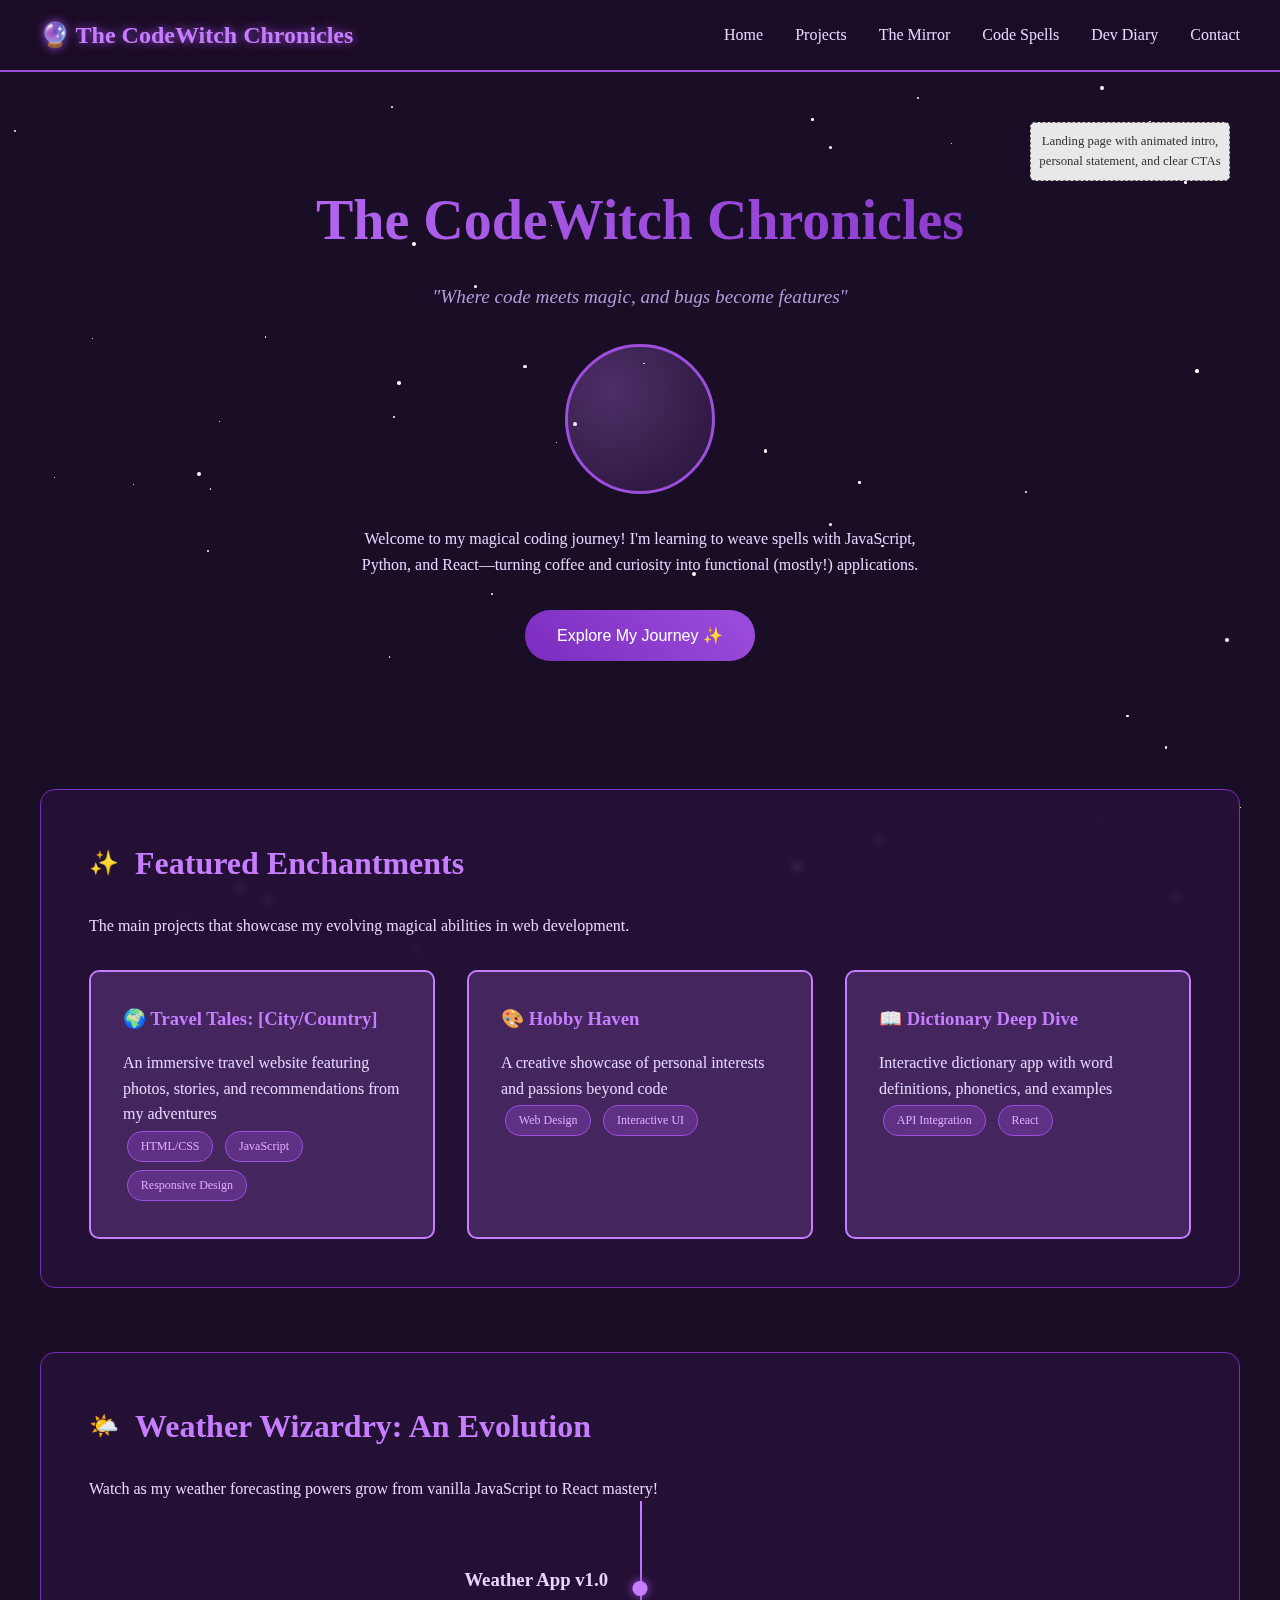
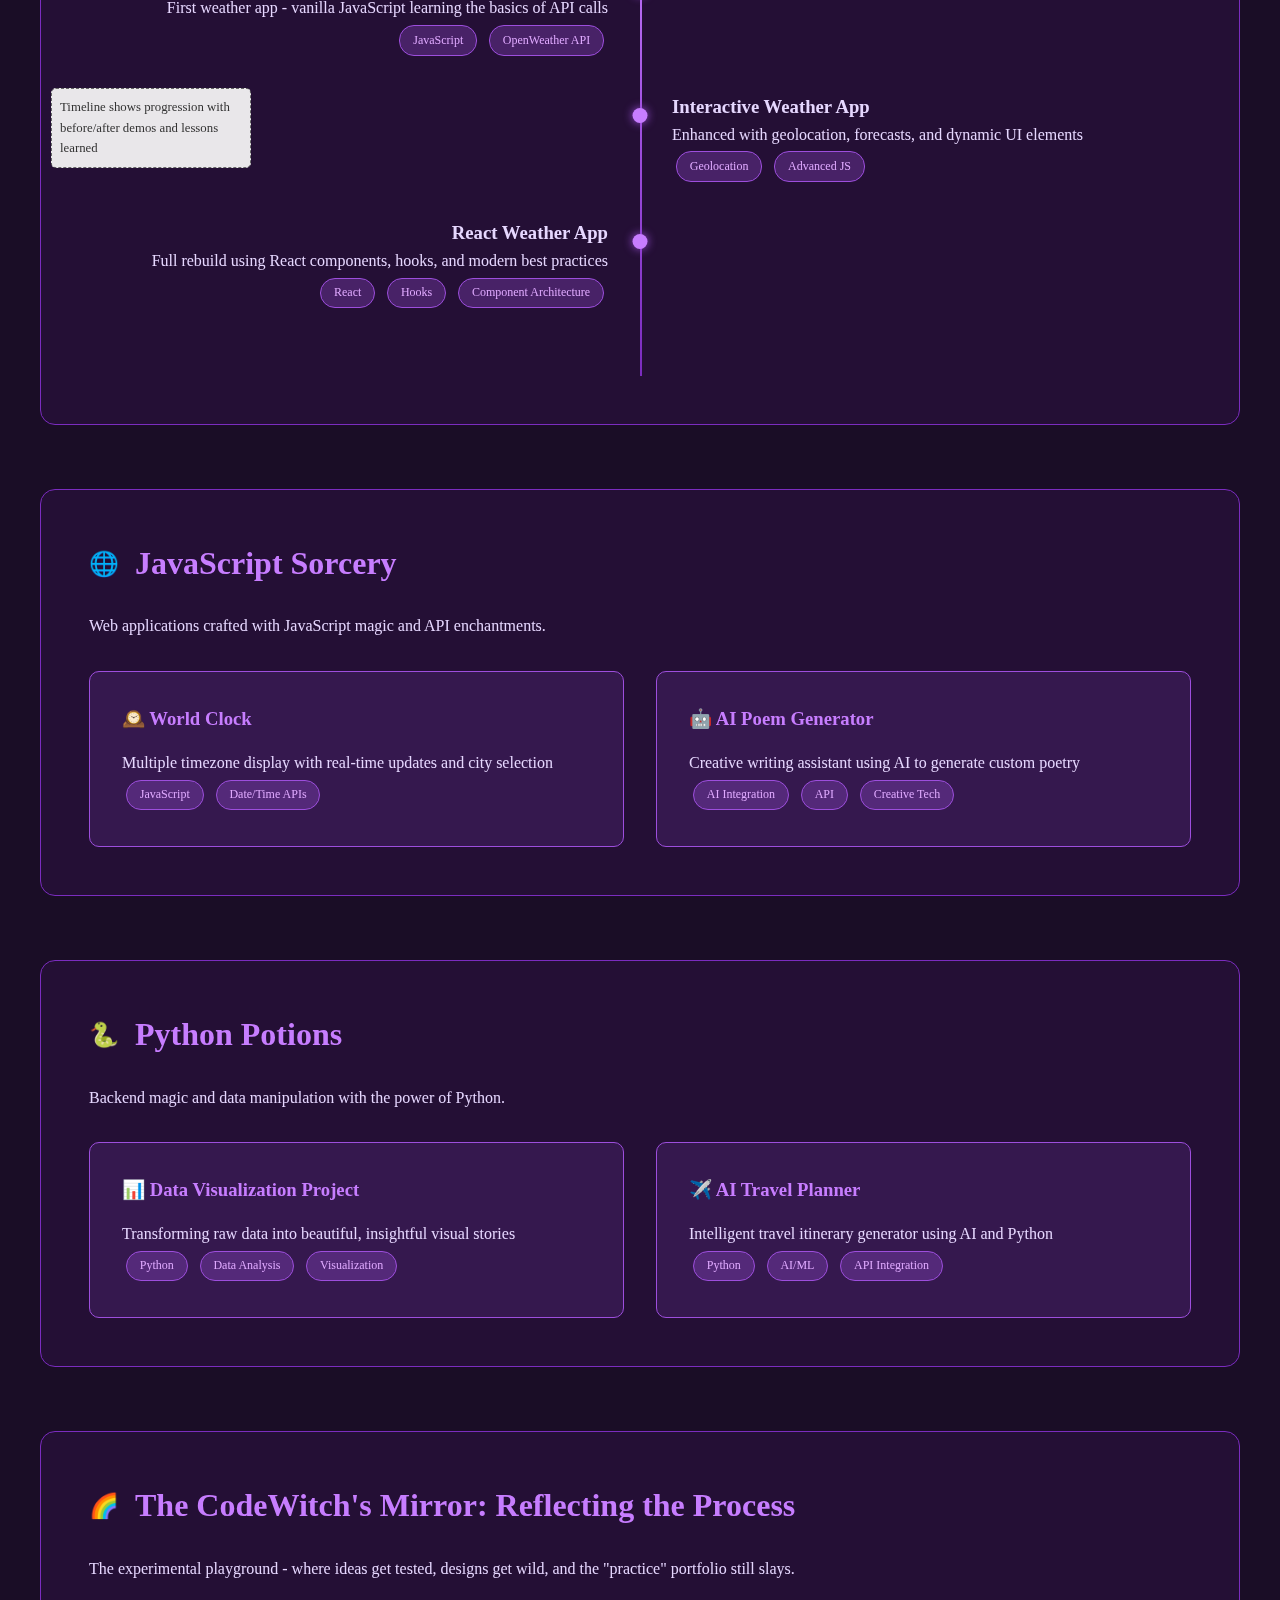
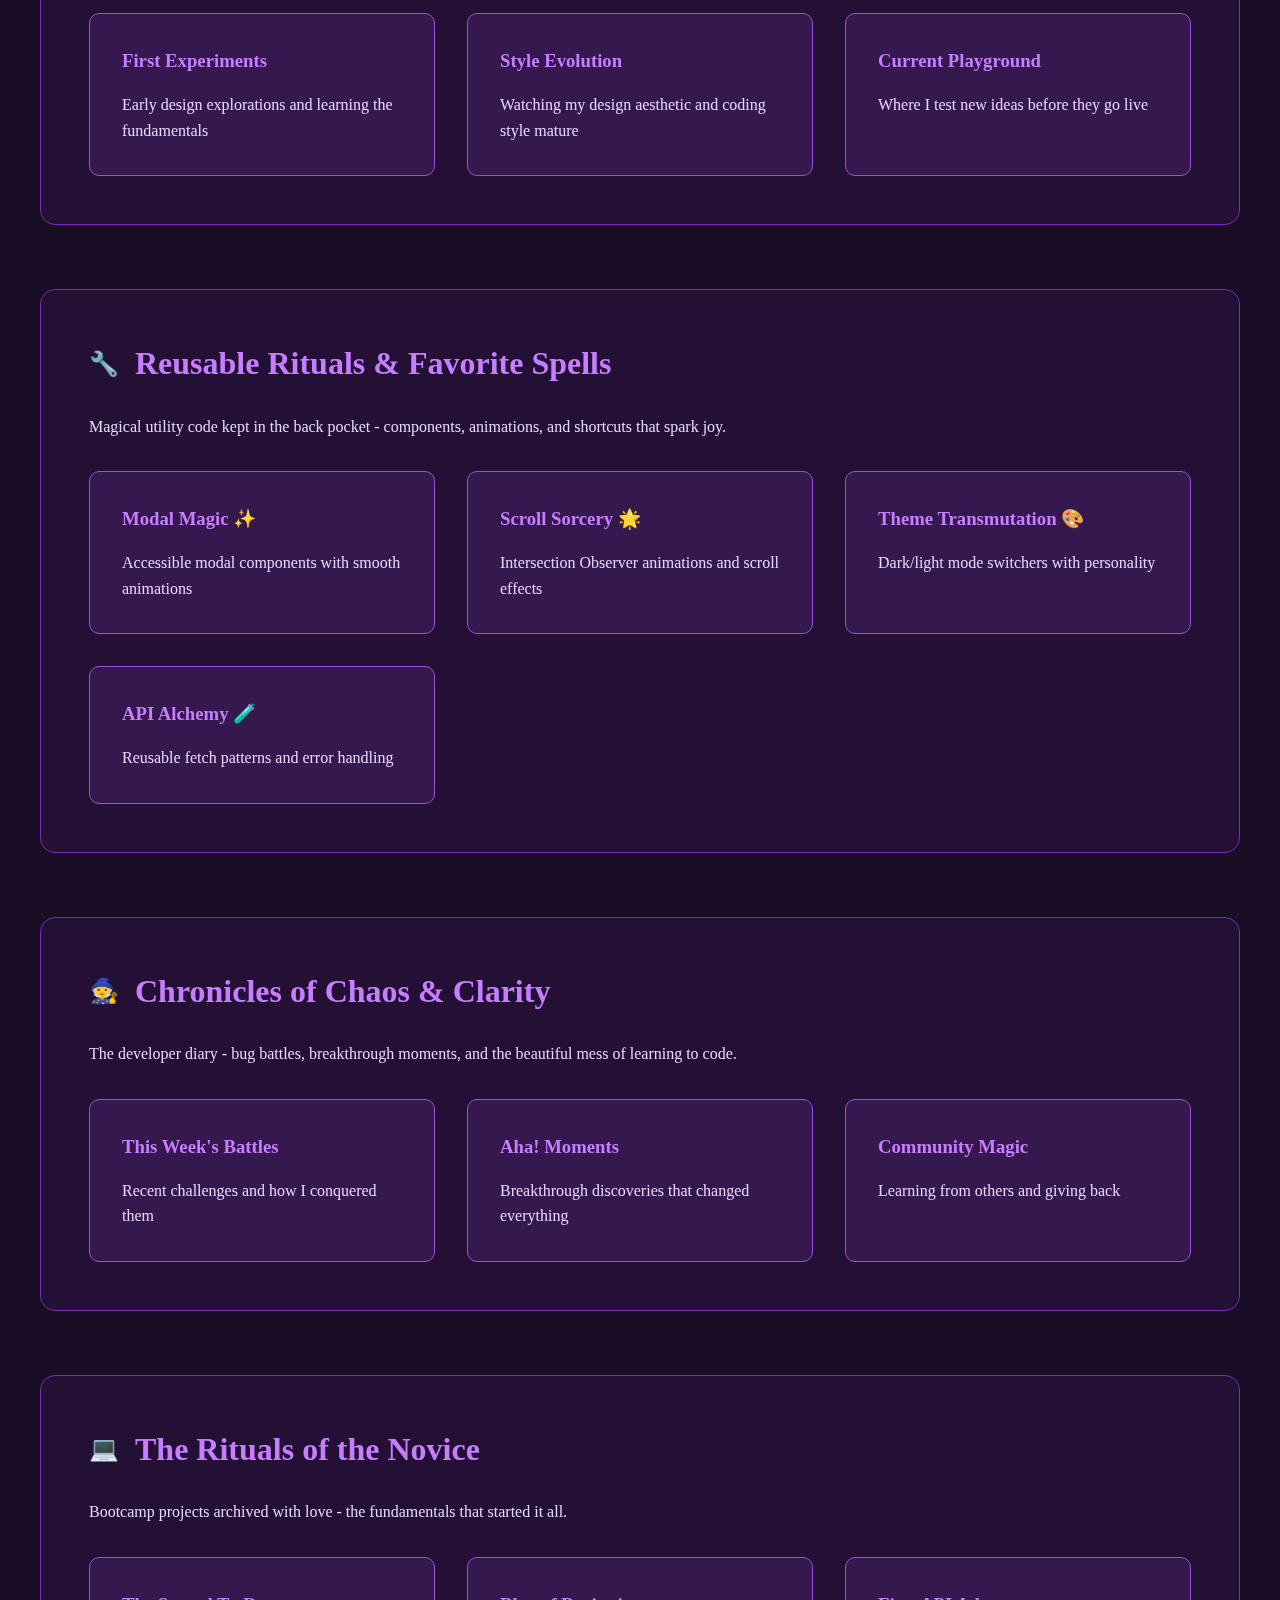
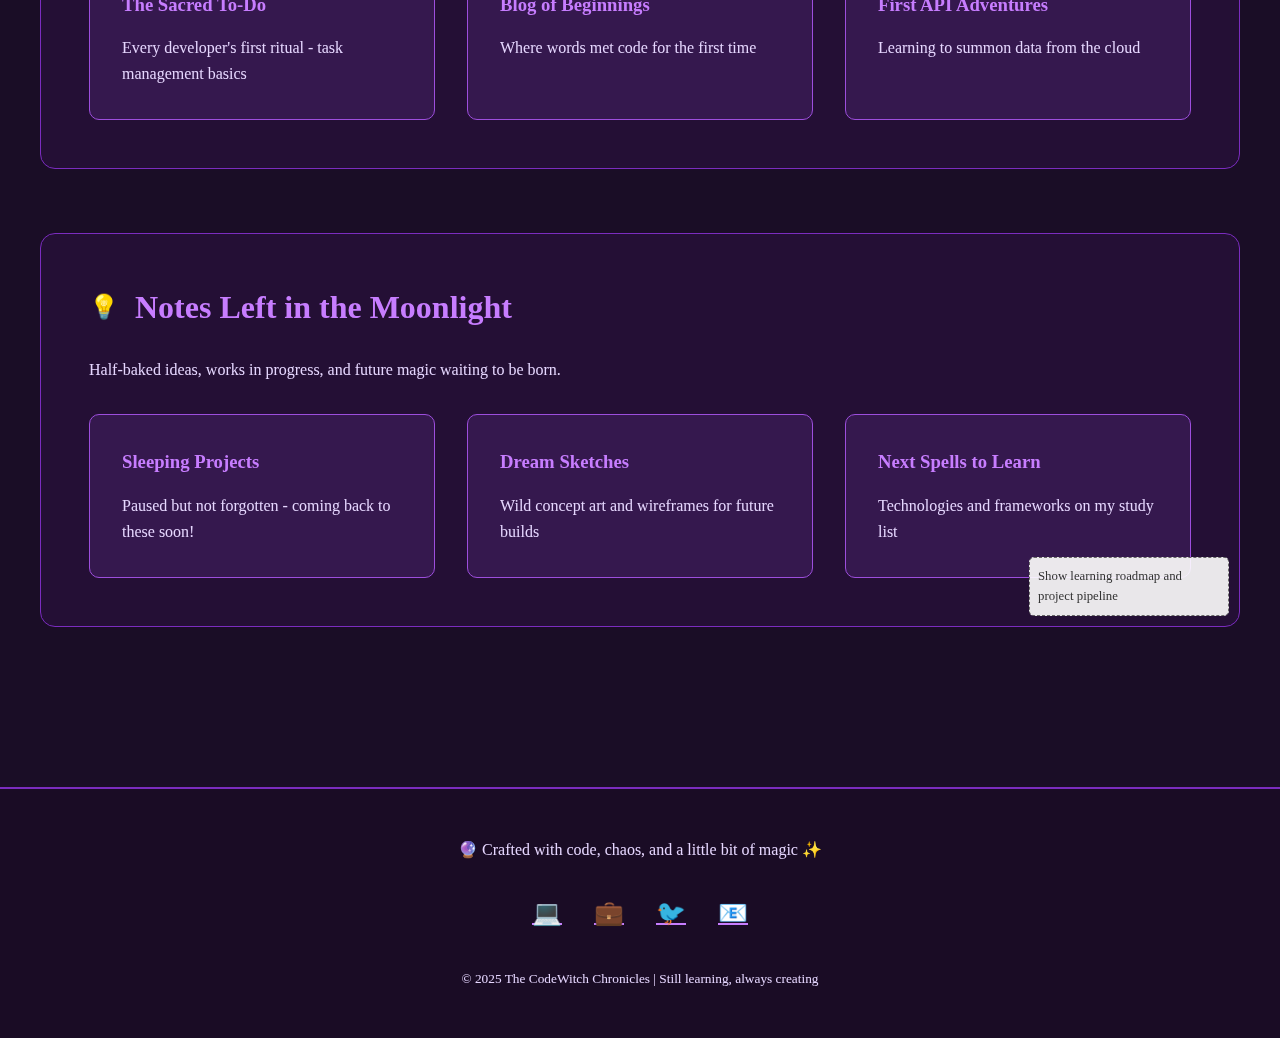
<file: codewitch_wireframe_v2.html>
<!DOCTYPE html>
<html lang="en">
<head>
    <meta charset="UTF-8">
    <meta name="viewport" content="width=device-width, initial-scale=1.0">
    <title>CodeWitch Chronicles - Revised Wireframe</title>
    <style>
        * {
            margin: 0;
            padding: 0;
            box-sizing: border-box;
        }

        body {
            font-family: 'Georgia', serif;
            background: #1a0d26;
            color: #e6d7ff;
            line-height: 1.6;
            overflow-x: hidden;
        }

        .stars {
            position: fixed;
            width: 100%;
            height: 100%;
            z-index: -1;
        }

        .star {
            position: absolute;
            background: #fff;
            border-radius: 50%;
            animation: twinkle 3s infinite alternate;
        }

        @keyframes twinkle {
            0% { opacity: 0.3; transform: scale(1); }
            100% { opacity: 1; transform: scale(1.2); }
        }

        .header {
            position: fixed;
            top: 0;
            width: 100%;
            background: rgba(26, 13, 38, 0.95);
            backdrop-filter: blur(10px);
            z-index: 1000;
            padding: 1rem 2rem;
            border-bottom: 2px solid #9d4edd;
        }

        .nav {
            display: flex;
            justify-content: space-between;
            align-items: center;
            max-width: 1200px;
            margin: 0 auto;
        }

        .logo {
            font-size: 1.5rem;
            font-weight: bold;
            color: #c77dff;
            text-shadow: 0 0 10px #9d4edd;
        }

        .nav-links {
            display: flex;
            gap: 2rem;
            list-style: none;
        }

        .nav-links a {
            color: #e6d7ff;
            text-decoration: none;
            transition: all 0.3s ease;
        }

        .nav-links a:hover {
            color: #c77dff;
            text-shadow: 0 0 5px #9d4edd;
        }

        .main {
            margin-top: 80px;
            padding: 2rem;
        }

        .container {
            max-width: 1200px;
            margin: 0 auto;
        }

        .hero {
            text-align: center;
            padding: 4rem 0;
            position: relative;
        }

        .hero h1 {
            font-size: 3.5rem;
            margin-bottom: 1rem;
            background: linear-gradient(45deg, #c77dff, #9d4edd, #7b2cbf);
            -webkit-background-clip: text;
            -webkit-text-fill-color: transparent;
        }

        .hero-subtitle {
            font-size: 1.2rem;
            margin-bottom: 2rem;
            font-style: italic;
            color: #b19cd9;
        }

        .crystal-ball {
            width: 150px;
            height: 150px;
            background: radial-gradient(circle at 30% 30%, rgba(199, 125, 255, 0.3), rgba(157, 78, 221, 0.1));
            border-radius: 50%;
            margin: 2rem auto;
            border: 3px solid #9d4edd;
            animation: float 6s ease-in-out infinite;
        }

        @keyframes float {
            0%, 100% { transform: translateY(0px); }
            50% { transform: translateY(-20px); }
        }

        .section {
            margin: 4rem 0;
            padding: 3rem;
            background: rgba(123, 44, 191, 0.1);
            border-radius: 15px;
            border: 1px solid #7b2cbf;
            position: relative;
            backdrop-filter: blur(5px);
        }

        .section h2 {
            font-size: 2rem;
            margin-bottom: 1.5rem;
            color: #c77dff;
            display: flex;
            align-items: center;
            gap: 1rem;
        }

        .section-icon {
            font-size: 1.5rem;
        }

        .project-tag {
            display: inline-block;
            padding: 0.3rem 0.8rem;
            background: rgba(157, 78, 221, 0.3);
            border-radius: 15px;
            font-size: 0.75rem;
            margin: 0.25rem;
            color: #e0aaff;
            border: 1px solid #9d4edd;
        }

        .spell-grid {
            display: grid;
            grid-template-columns: repeat(auto-fit, minmax(300px, 1fr));
            gap: 2rem;
            margin-top: 2rem;
        }

        .spell-card {
            background: rgba(157, 78, 221, 0.15);
            padding: 2rem;
            border-radius: 10px;
            border: 1px solid #9d4edd;
            transition: all 0.3s ease;
            cursor: pointer;
            position: relative;
        }

        .spell-card:hover {
            transform: translateY(-5px);
            box-shadow: 0 10px 25px rgba(157, 78, 221, 0.3);
            border-color: #c77dff;
        }

        .spell-card h3 {
            color: #c77dff;
            margin-bottom: 1rem;
        }

        .featured-project {
            background: rgba(199, 125, 255, 0.2);
            border: 2px solid #c77dff;
        }

        .timeline {
            position: relative;
            padding: 2rem 0;
        }

        .timeline::before {
            content: '';
            position: absolute;
            left: 50%;
            top: 0;
            bottom: 0;
            width: 2px;
            background: linear-gradient(to bottom, #c77dff, #9d4edd, #7b2cbf);
        }

        .timeline-item {
            position: relative;
            margin: 2rem 0;
            padding: 0 2rem;
        }

        .timeline-item:nth-child(odd) {
            text-align: right;
            padding-right: calc(50% + 2rem);
        }

        .timeline-item:nth-child(even) {
            text-align: left;
            padding-left: calc(50% + 2rem);
        }

        .timeline-dot {
            position: absolute;
            left: 50%;
            top: 1rem;
            width: 15px;
            height: 15px;
            background: #c77dff;
            border-radius: 50%;
            transform: translateX(-50%);
            box-shadow: 0 0 10px #9d4edd;
        }

        .spell-button {
            background: linear-gradient(45deg, #7b2cbf, #9d4edd);
            color: white;
            border: none;
            padding: 1rem 2rem;
            border-radius: 25px;
            cursor: pointer;
            font-size: 1rem;
            transition: all 0.3s ease;
            position: relative;
            overflow: hidden;
        }

        .spell-button:hover {
            transform: translateY(-2px);
            box-shadow: 0 10px 25px rgba(157, 78, 221, 0.4);
        }

        .footer {
            text-align: center;
            padding: 3rem 2rem;
            background: rgba(26, 13, 38, 0.8);
            border-top: 2px solid #7b2cbf;
            margin-top: 4rem;
        }

        .social-links {
            display: flex;
            justify-content: center;
            gap: 2rem;
            margin: 2rem 0;
        }

        .social-links a {
            color: #c77dff;
            font-size: 1.5rem;
            transition: all 0.3s ease;
        }

        .social-links a:hover {
            color: #e0aaff;
            transform: scale(1.2);
        }

        .wireframe-note {
            position: absolute;
            background: rgba(255, 255, 255, 0.9);
            color: #333;
            padding: 0.5rem;
            border-radius: 5px;
            font-size: 0.8rem;
            border: 1px dashed #666;
            max-width: 200px;
        }

        .note-1 { top: 10px; right: 10px; }
        .note-2 { top: 50%; left: 10px; }
        .note-3 { bottom: 10px; right: 10px; }

        @media (max-width: 768px) {
            .nav-links {
                gap: 1rem;
                font-size: 0.9rem;
            }

            .hero h1 {
                font-size: 2.5rem;
            }

            .timeline::before {
                left: 2rem;
            }

            .timeline-item {
                padding-left: 4rem !important;
                padding-right: 2rem !important;
                text-align: left !important;
            }

            .timeline-dot {
                left: 2rem !important;
            }
        }
    </style>
</head>
<body>
    <div class="stars" id="stars"></div>

    <header class="header">
        <nav class="nav">
            <div class="logo">🔮 The CodeWitch Chronicles</div>
            <ul class="nav-links">
                <li><a href="#home">Home</a></li>
                <li><a href="#projects">Projects</a></li>
                <li><a href="#mirror">The Mirror</a></li>
                <li><a href="#spells">Code Spells</a></li>
                <li><a href="#grimoire">Dev Diary</a></li>
                <li><a href="#contact">Contact</a></li>
            </ul>
        </nav>
    </header>

    <main class="main">
        <div class="container">
            
            <!-- Hero/Landing Section -->
            <section id="home" class="hero">
                <h1>The CodeWitch Chronicles</h1>
                <p class="hero-subtitle">"Where code meets magic, and bugs become features"</p>
                <div class="crystal-ball"></div>
                <p style="max-width: 600px; margin: 2rem auto;">Welcome to my magical coding journey! I'm learning to weave spells with JavaScript, Python, and React—turning coffee and curiosity into functional (mostly!) applications.</p>
                <button class="spell-button">Explore My Journey ✨</button>
                <div class="wireframe-note note-1">Landing page with animated intro, personal statement, and clear CTAs</div>
            </section>

            <!-- Featured Projects Showcase -->
            <section id="projects" class="section">
                <h2><span class="section-icon">✨</span> Featured Enchantments</h2>
                <p>The main projects that showcase my evolving magical abilities in web development.</p>
                
                <div class="spell-grid">
                    <div class="spell-card featured-project">
                        <h3>🌍 Travel Tales: [City/Country]</h3>
                        <p>An immersive travel website featuring photos, stories, and recommendations from my adventures</p>
                        <div>
                            <span class="project-tag">HTML/CSS</span>
                            <span class="project-tag">JavaScript</span>
                            <span class="project-tag">Responsive Design</span>
                        </div>
                    </div>
                    
                    <div class="spell-card featured-project">
                        <h3>🎨 Hobby Haven</h3>
                        <p>A creative showcase of personal interests and passions beyond code</p>
                        <div>
                            <span class="project-tag">Web Design</span>
                            <span class="project-tag">Interactive UI</span>
                        </div>
                    </div>
                    
                    <div class="spell-card featured-project">
                        <h3>📖 Dictionary Deep Dive</h3>
                        <p>Interactive dictionary app with word definitions, phonetics, and examples</p>
                        <div>
                            <span class="project-tag">API Integration</span>
                            <span class="project-tag">React</span>
                        </div>
                    </div>
                </div>
            </section>

            <!-- Weather App Evolution -->
            <section class="section">
                <h2><span class="section-icon">🌤️</span> Weather Wizardry: An Evolution</h2>
                <p>Watch as my weather forecasting powers grow from vanilla JavaScript to React mastery!</p>
                
                <div class="timeline">
                    <div class="timeline-item">
                        <div class="timeline-dot"></div>
                        <h3>Weather App v1.0</h3>
                        <p>First weather app - vanilla JavaScript learning the basics of API calls</p>
                        <span class="project-tag">JavaScript</span>
                        <span class="project-tag">OpenWeather API</span>
                    </div>
                    <div class="timeline-item">
                        <div class="timeline-dot"></div>
                        <h3>Interactive Weather App</h3>
                        <p>Enhanced with geolocation, forecasts, and dynamic UI elements</p>
                        <span class="project-tag">Geolocation</span>
                        <span class="project-tag">Advanced JS</span>
                    </div>
                    <div class="timeline-item">
                        <div class="timeline-dot"></div>
                        <h3>React Weather App</h3>
                        <p>Full rebuild using React components, hooks, and modern best practices</p>
                        <span class="project-tag">React</span>
                        <span class="project-tag">Hooks</span>
                        <span class="project-tag">Component Architecture</span>
                    </div>
                </div>
                <div class="wireframe-note note-2">Timeline shows progression with before/after demos and lessons learned</div>
            </section>

            <!-- JavaScript Projects -->
            <section class="section">
                <h2><span class="section-icon">🌐</span> JavaScript Sorcery</h2>
                <p>Web applications crafted with JavaScript magic and API enchantments.</p>
                
                <div class="spell-grid">
                    <div class="spell-card">
                        <h3>🕰️ World Clock</h3>
                        <p>Multiple timezone display with real-time updates and city selection</p>
                        <div>
                            <span class="project-tag">JavaScript</span>
                            <span class="project-tag">Date/Time APIs</span>
                        </div>
                    </div>
                    
                    <div class="spell-card">
                        <h3>🤖 AI Poem Generator</h3>
                        <p>Creative writing assistant using AI to generate custom poetry</p>
                        <div>
                            <span class="project-tag">AI Integration</span>
                            <span class="project-tag">API</span>
                            <span class="project-tag">Creative Tech</span>
                        </div>
                    </div>
                </div>
            </section>

            <!-- Python Projects -->
            <section class="section">
                <h2><span class="section-icon">🐍</span> Python Potions</h2>
                <p>Backend magic and data manipulation with the power of Python.</p>
                
                <div class="spell-grid">
                    <div class="spell-card">
                        <h3>📊 Data Visualization Project</h3>
                        <p>Transforming raw data into beautiful, insightful visual stories</p>
                        <div>
                            <span class="project-tag">Python</span>
                            <span class="project-tag">Data Analysis</span>
                            <span class="project-tag">Visualization</span>
                        </div>
                    </div>
                    
                    <div class="spell-card">
                        <h3>✈️ AI Travel Planner</h3>
                        <p>Intelligent travel itinerary generator using AI and Python</p>
                        <div>
                            <span class="project-tag">Python</span>
                            <span class="project-tag">AI/ML</span>
                            <span class="project-tag">API Integration</span>
                        </div>
                    </div>
                </div>
            </section>

            <!-- The Mirror (Practice Portfolio) -->
            <section id="mirror" class="section">
                <h2><span class="section-icon">🌈</span> The CodeWitch's Mirror: Reflecting the Process</h2>
                <p>The experimental playground - where ideas get tested, designs get wild, and the "practice" portfolio still slays.</p>
                
                <div class="spell-grid">
                    <div class="spell-card">
                        <h3>First Experiments</h3>
                        <p>Early design explorations and learning the fundamentals</p>
                    </div>
                    <div class="spell-card">
                        <h3>Style Evolution</h3>
                        <p>Watching my design aesthetic and coding style mature</p>
                    </div>
                    <div class="spell-card">
                        <h3>Current Playground</h3>
                        <p>Where I test new ideas before they go live</p>
                    </div>
                </div>
            </section>

            <!-- Code Spells & Snippets -->
            <section id="spells" class="section">
                <h2><span class="section-icon">🔧</span> Reusable Rituals & Favorite Spells</h2>
                <p>Magical utility code kept in the back pocket - components, animations, and shortcuts that spark joy.</p>
                
                <div class="spell-grid">
                    <div class="spell-card">
                        <h3>Modal Magic ✨</h3>
                        <p>Accessible modal components with smooth animations</p>
                    </div>
                    <div class="spell-card">
                        <h3>Scroll Sorcery 🌟</h3>
                        <p>Intersection Observer animations and scroll effects</p>
                    </div>
                    <div class="spell-card">
                        <h3>Theme Transmutation 🎨</h3>
                        <p>Dark/light mode switchers with personality</p>
                    </div>
                    <div class="spell-card">
                        <h3>API Alchemy 🧪</h3>
                        <p>Reusable fetch patterns and error handling</p>
                    </div>
                </div>
            </section>

            <!-- Dev Diary -->
            <section id="grimoire" class="section">
                <h2><span class="section-icon">🧙</span> Chronicles of Chaos & Clarity</h2>
                <p>The developer diary - bug battles, breakthrough moments, and the beautiful mess of learning to code.</p>
                
                <div class="spell-grid">
                    <div class="spell-card">
                        <h3>This Week's Battles</h3>
                        <p>Recent challenges and how I conquered them</p>
                    </div>
                    <div class="spell-card">
                        <h3>Aha! Moments</h3>
                        <p>Breakthrough discoveries that changed everything</p>
                    </div>
                    <div class="spell-card">
                        <h3>Community Magic</h3>
                        <p>Learning from others and giving back</p>
                    </div>
                </div>
            </section>

            <!-- Bootcamp Archive -->
            <section class="section">
                <h2><span class="section-icon">💻</span> The Rituals of the Novice</h2>
                <p>Bootcamp projects archived with love - the fundamentals that started it all.</p>
                
                <div class="spell-grid">
                    <div class="spell-card">
                        <h3>The Sacred To-Do</h3>
                        <p>Every developer's first ritual - task management basics</p>
                    </div>
                    <div class="spell-card">
                        <h3>Blog of Beginnings</h3>
                        <p>Where words met code for the first time</p>
                    </div>
                    <div class="spell-card">
                        <h3>First API Adventures</h3>
                        <p>Learning to summon data from the cloud</p>
                    </div>
                </div>
            </section>

            <!-- Future Projects -->
            <section class="section">
                <h2><span class="section-icon">💡</span> Notes Left in the Moonlight</h2>
                <p>Half-baked ideas, works in progress, and future magic waiting to be born.</p>
                
                <div class="spell-grid">
                    <div class="spell-card">
                        <h3>Sleeping Projects</h3>
                        <p>Paused but not forgotten - coming back to these soon!</p>
                    </div>
                    <div class="spell-card">
                        <h3>Dream Sketches</h3>
                        <p>Wild concept art and wireframes for future builds</p>
                    </div>
                    <div class="spell-card">
                        <h3>Next Spells to Learn</h3>
                        <p>Technologies and frameworks on my study list</p>
                    </div>
                </div>
                <div class="wireframe-note note-3">Show learning roadmap and project pipeline</div>
            </section>

        </div>
    </main>

    <footer id="contact" class="footer">
        <p>🔮 Crafted with code, chaos, and a little bit of magic ✨</p>
        <div class="social-links">
            <a href="#" title="GitHub">💻</a>
            <a href="#" title="LinkedIn">💼</a>
            <a href="#" title="Twitter">🐦</a>
            <a href="#" title="Email">📧</a>
        </div>
        <p><small>© 2025 The CodeWitch Chronicles | Still learning, always creating</small></p>
    </footer>

    <script>
        function createStars() {
            const starsContainer = document.getElementById('stars');
            const numStars = 50;
            
            for (let i = 0; i < numStars; i++) {
                const star = document.createElement('div');
                star.className = 'star';
                star.style.left = Math.random() * 100 + '%';
                star.style.top = Math.random() * 100 + '%';
                star.style.width = star.style.height = Math.random() * 3 + 1 + 'px';
                star.style.animationDelay = Math.random() * 3 + 's';
                starsContainer.appendChild(star);
            }
        }

        document.querySelectorAll('a[href^="#"]').forEach(anchor => {
            anchor.addEventListener('click', function (e) {
                e.preventDefault();
                const target = document.querySelector(this.getAttribute('href'));
                if (target) {
                    target.scrollIntoView({
                        behavior: 'smooth',
                        block: 'start'
                    });
                }
            });
        });

        createStars();

        document.querySelectorAll('.spell-card').forEach(card => {
            card.addEventListener('mouseenter', function() {
                this.style.background = 'rgba(199, 125, 255, 0.2)';
            });
            
            card.addEventListener('mouseleave', function() {
                if (!this.classList.contains('featured-project')) {
                    this.style.background = 'rgba(157, 78, 221, 0.15)';
                }
            });
        });
    </script>
</body>
</html>
</file>
